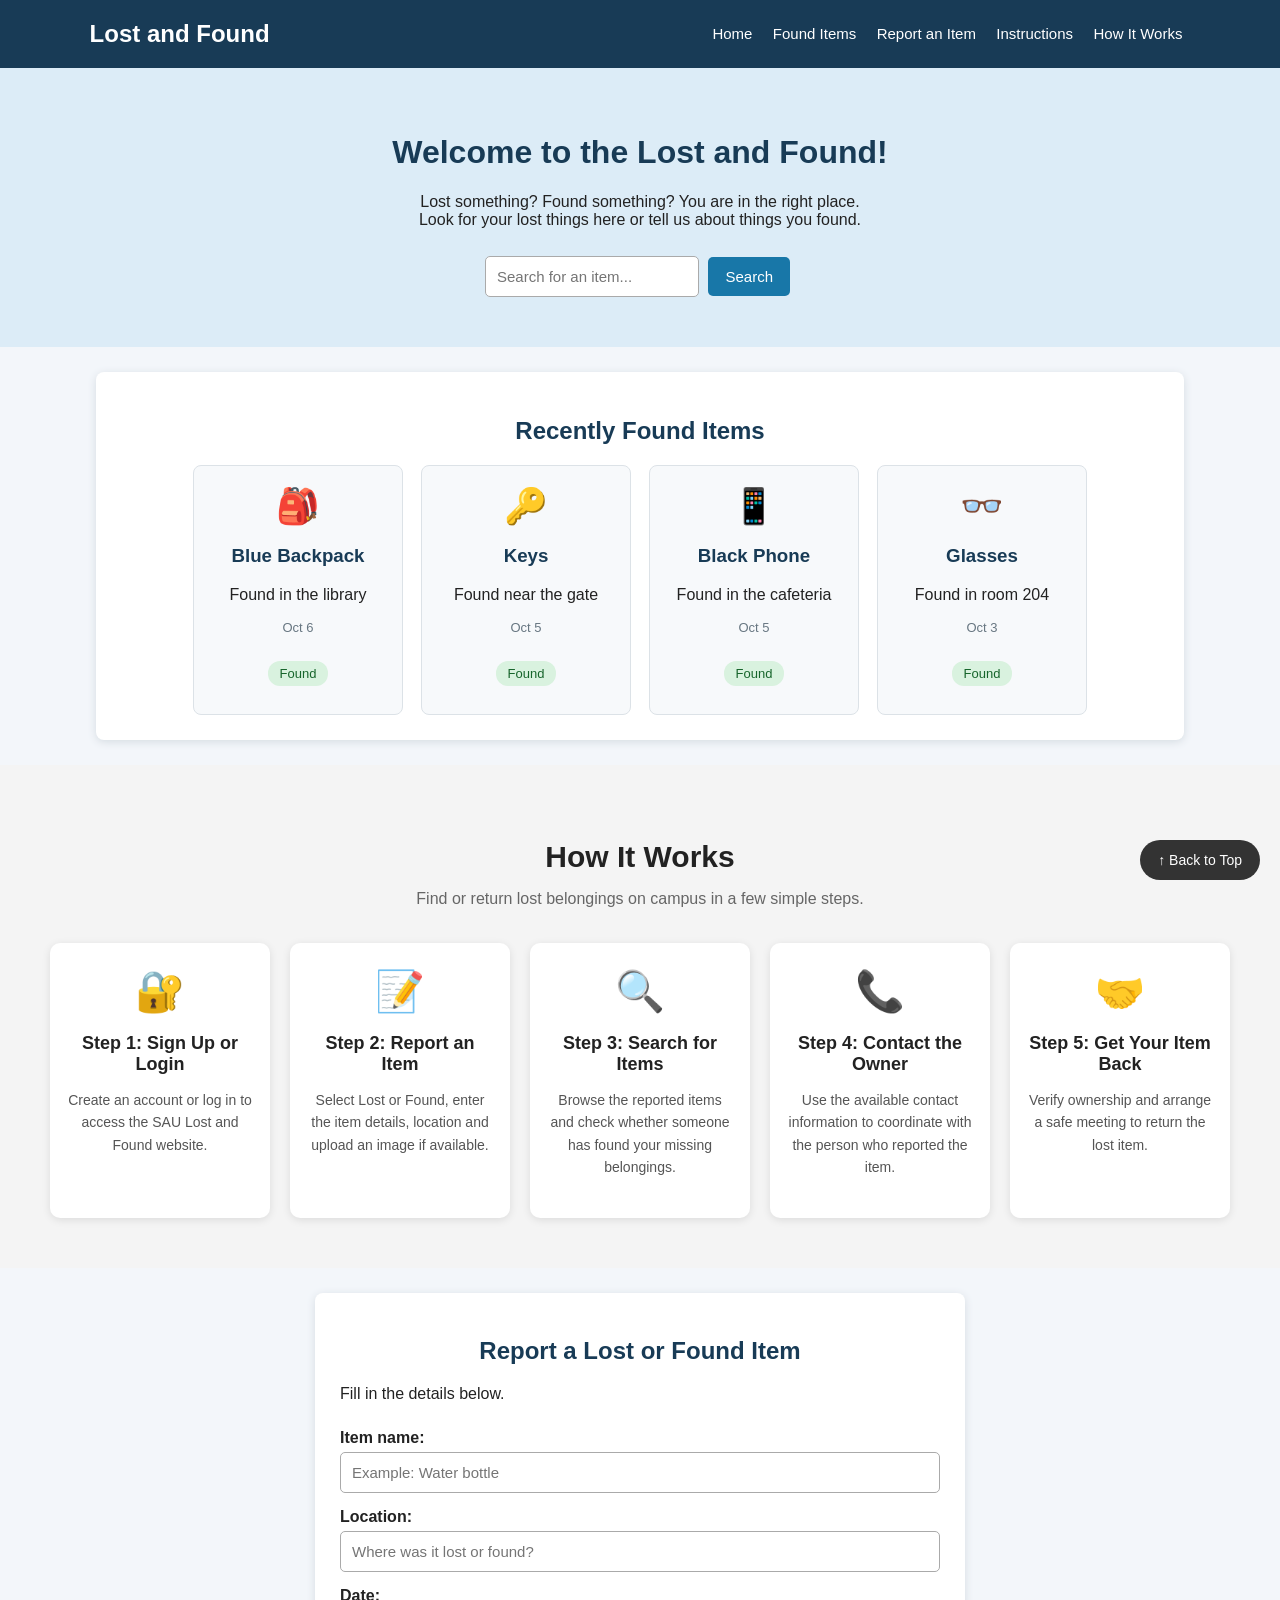
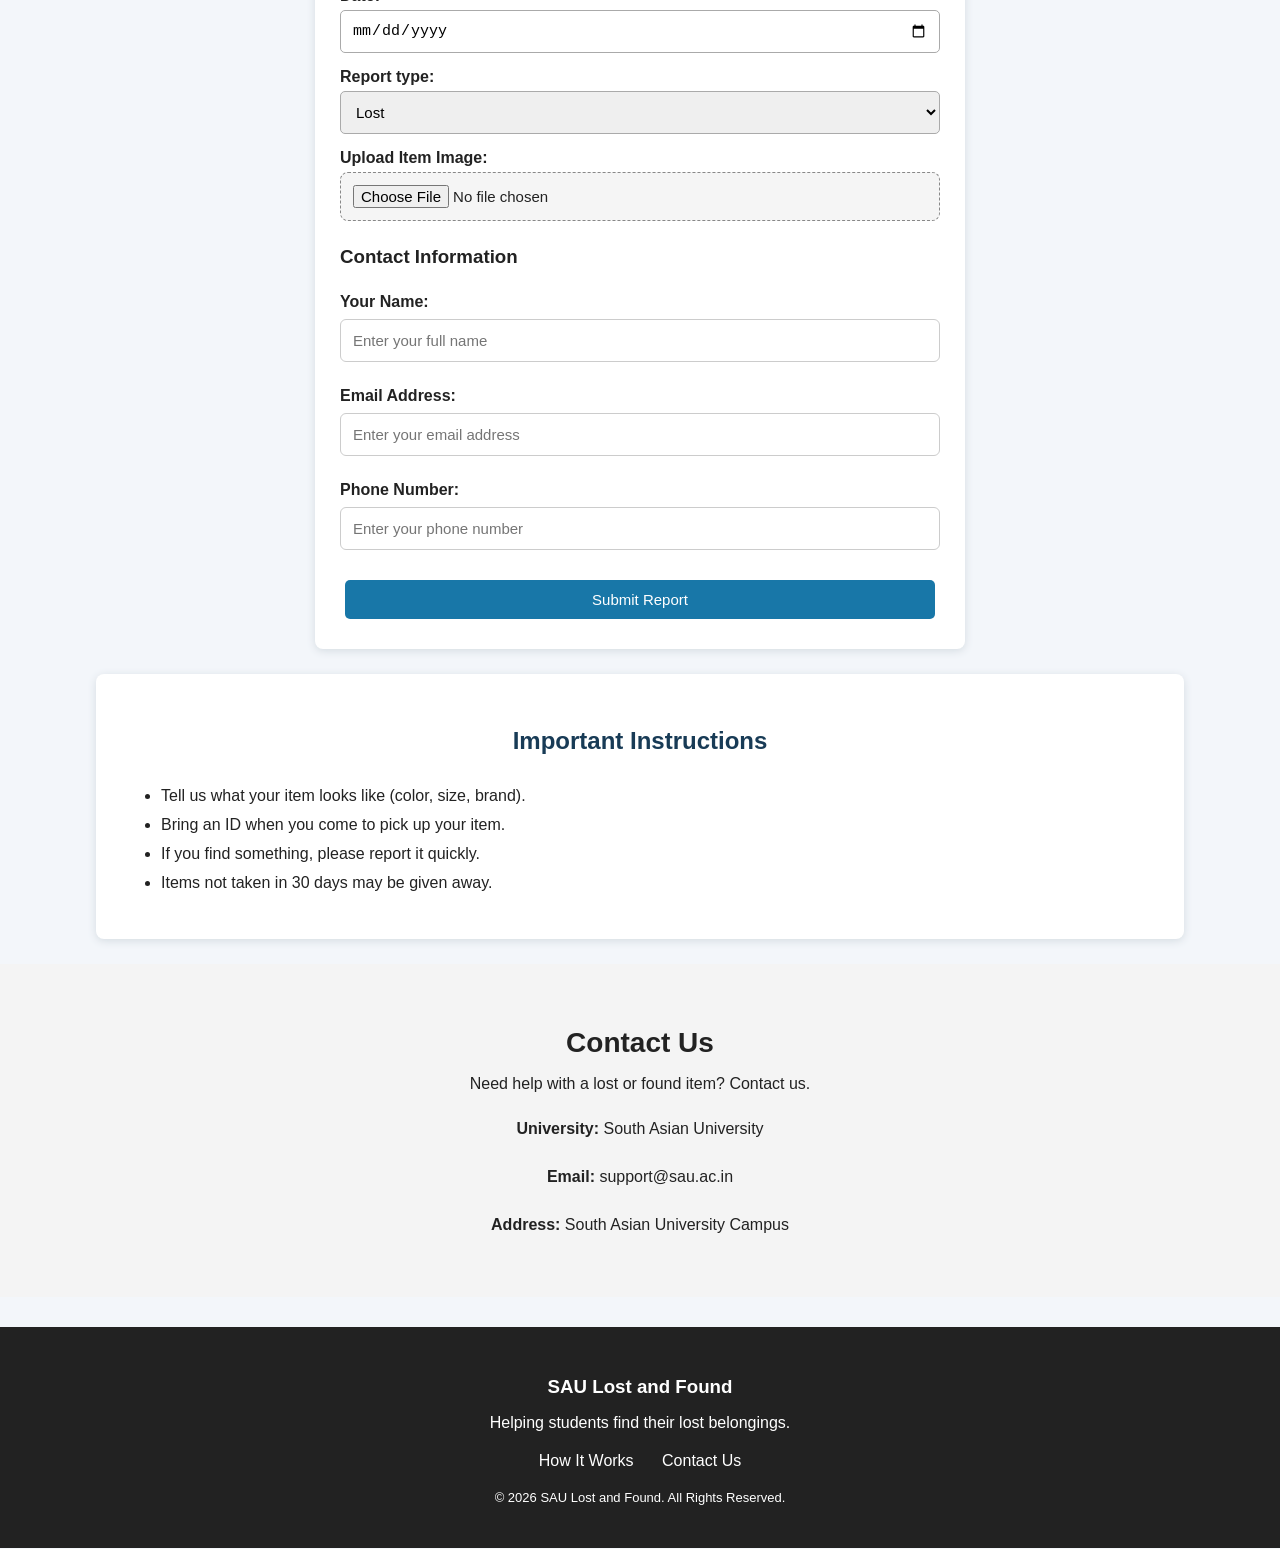
<file: index.html>
<!DOCTYPE html>
<html>
<head>
    <meta charset="UTF-8">
    <title>Lost and Found</title>
    <link rel="stylesheet" href="style.css">
    <link rel="icon" type="image/png" href="logo.jpg">
</head>

<body id="top">

    <!-- Top part with the name and menu -->
    <div class="top">
        <h2 class="logo">Lost and Found</h2>
        <div class="menu">
            <a href="login.html">Home</a>
            <a href="#found">Found Items</a>
            <a href="#report">Report an Item</a>
            <a href="#rules">Instructions</a>
            <a href="#how-it-works">How It Works</a>
            
        </div>
    </div>

    <!-- Welcome part -->
    <div class="welcome">
        <h1>Welcome to the Lost and Found!</h1>
        <p>Lost something? Found something? You are in the right place.<br>
        Look for your lost things here or tell us about things you found.</p>

        <!-- Search box design only,searching needs JavaScript -->
        <form class="search-area" action="#found" method="get">
            <input type="text" name="search" placeholder="Search for an item...">
            <button type="submit">Search</button>
        </form>
    </div>

    <!-- Recently found items -->
    <div class="box" id="found">
        <h2>Recently Found Items</h2>

        <div class="items">
            <div class="item">
                <p class="pic">🎒</p>
                <h3>Blue Backpack</h3>
                <p>Found in the library</p>
                <p class="date">Oct 6</p>
                <p class="status found-status">Found</p>
            </div>

            <div class="item">
                <p class="pic">🔑</p>
                <h3>Keys</h3>
                <p>Found near the gate</p>
                <p class="date">Oct 5</p>
                <p class="status found-status">Found</p>
            </div>

            <div class="item">
                <p class="pic">📱</p>
                <h3>Black Phone</h3>
                <p>Found in the cafeteria</p>
                <p class="date">Oct 5</p>
                <p class="status found-status">Found</p>
            </div>

            <div class="item">
                <p class="pic">👓</p>
                <h3>Glasses</h3>
                <p>Found in room 204</p>
                <p class="date">Oct 3</p>
                <p class="status found-status">Found</p>
            </div>
        </div>
    </div>
    
    <section class="how-it-works" id="how-it-works">
      <h2>How It Works</h2>
      <p class="subtitle">
         Find or return lost belongings on campus in a few simple steps.
      </p>

      <div class="steps-container">

          <div class="step">
              <div class="step-icon">🔐</div>
              <h3>Step 1: Sign Up or Login</h3>
                <p>
                 Create an account or log in to access the
                 SAU Lost and Found website.
                </p>
            </div>

            <div class="step">
              <div class="step-icon">📝</div>
              <h3>Step 2: Report an Item</h3>
              <p>
                 Select Lost or Found, enter the item details,
                 location and upload an image if available.
              </p>
            </div>

            <div class="step">
              <div class="step-icon">🔍</div>
              <h3>Step 3: Search for Items</h3>
                <p>
                 Browse the reported items and check whether
                 someone has found your missing belongings.
                 </p>
            </div>

            <div class="step">
              <div class="step-icon">📞</div>
              <h3>Step 4: Contact the Owner</h3>
                <p>
                 Use the available contact information to
                 coordinate with the person who reported the item.
                </p>
            </div>

            <div class="step">
              <div class="step-icon">🤝</div>
              <h3>Step 5: Get Your Item Back</h3>
                <p>
                 Verify ownership and arrange a safe meeting
                 to return the lost item.
                </p>
            </div>
        </div>
    </section>

    <!-- Report form: fields are shown, but no data is saved without JavaScript or a backend -->
    <div class="box report-box" id="report">
        <h2>Report a Lost or Found Item</h2>
        <p>Fill in the details below.</p>

        <form action="#" method="get">
            <label for="itemName">Item name:</label>
            <input type="text" id="itemName" name="itemName" placeholder="Example: Water bottle" required>

            <label for="itemLocation">Location:</label>
            <input type="text" id="itemLocation" name="itemLocation" placeholder="Where was it lost or found?" required>

            <label for="itemDate">Date:</label>
            <input type="date" id="itemDate" name="itemDate" required>

            <label for="itemStatus">Report type:</label>
            <select id="itemStatus" name="itemStatus">
                <option value="Lost">Lost</option>
                <option value="Found">Found</option>
            </select>
            <label for="itemImage">Upload Item Image:</label>
            <input
               type="file"
               id="itemImage"
               name="itemImage"
               accept="image/*"
            >
             <h3>Contact Information</h3>

            <label for="contactName">Your Name:</label>
            <input
              type="text"
              id="contactName"
              name="contactName"
              placeholder="Enter your full name"
              required
            >

            <label for="contactEmail">Email Address:</label>
            <input
              type="email"
              id="contactEmail"
              name="contactEmail"
              placeholder="Enter your email address"
              required
            >

            <label for="contactPhone">Phone Number:</label>
            <input
             type="tel"
             id="contactPhone"
             name="contactPhone"
             placeholder="Enter your phone number"
             required
            >

            <button type="button" onclick="myFunction()">Submit Report</button>
            
        </form>
            <div id="successMessage" class="success-message">
             Your report has been submitted successfully!
            </div>
    </div>

    <!-- Important instructions -->
    <div class="box rules" id="rules">
        <h2>Important Instructions</h2>
        <ul>
            <li>Tell us what your item looks like (color, size, brand).</li>
            <li>Bring an ID when you come to pick up your item.</li>
            <li>If you find something, please report it quickly.</li>
            <li>Items not taken in 30 days may be given away.</li>
        </ul>
    </div> 

    <section class="contact-us" id="contact">
      <h2>Contact Us</h2>
      <p>Need help with a lost or found item? Contact us.</p>

        <div class="contact-details">
         <p><strong>University:</strong> South Asian University</p>
         <p><strong>Email:</strong> support@sau.ac.in</p>
         <p><strong>Address:</strong> South Asian University Campus</p>
        </div>
    </section>

    

    <script>
    function myFunction() {
    const message = document.getElementById("successMessage");

    if (message) {
        message.style.display = "block";

        setTimeout(function() {
            message.style.display = "none";
        }, 4000);
    } else {
        alert("Success message element not found!");
    }
}
</script>

   <footer class="footer">
     <h3>SAU Lost and Found</h3>

     <p>Helping students find their lost belongings.</p>

        <div class="footer-links">
         <a href="#how-it-works">How It Works</a>
         <a href="#contact">Contact Us</a>
        </div>

        <p class="copyright">
         &copy; 2026 SAU Lost and Found.
         All Rights Reserved.
        </p>
    </footer>


 <a href="#top" class="back-to-top">↑ Back to Top</a> 
   
</body>
</html>
</file>
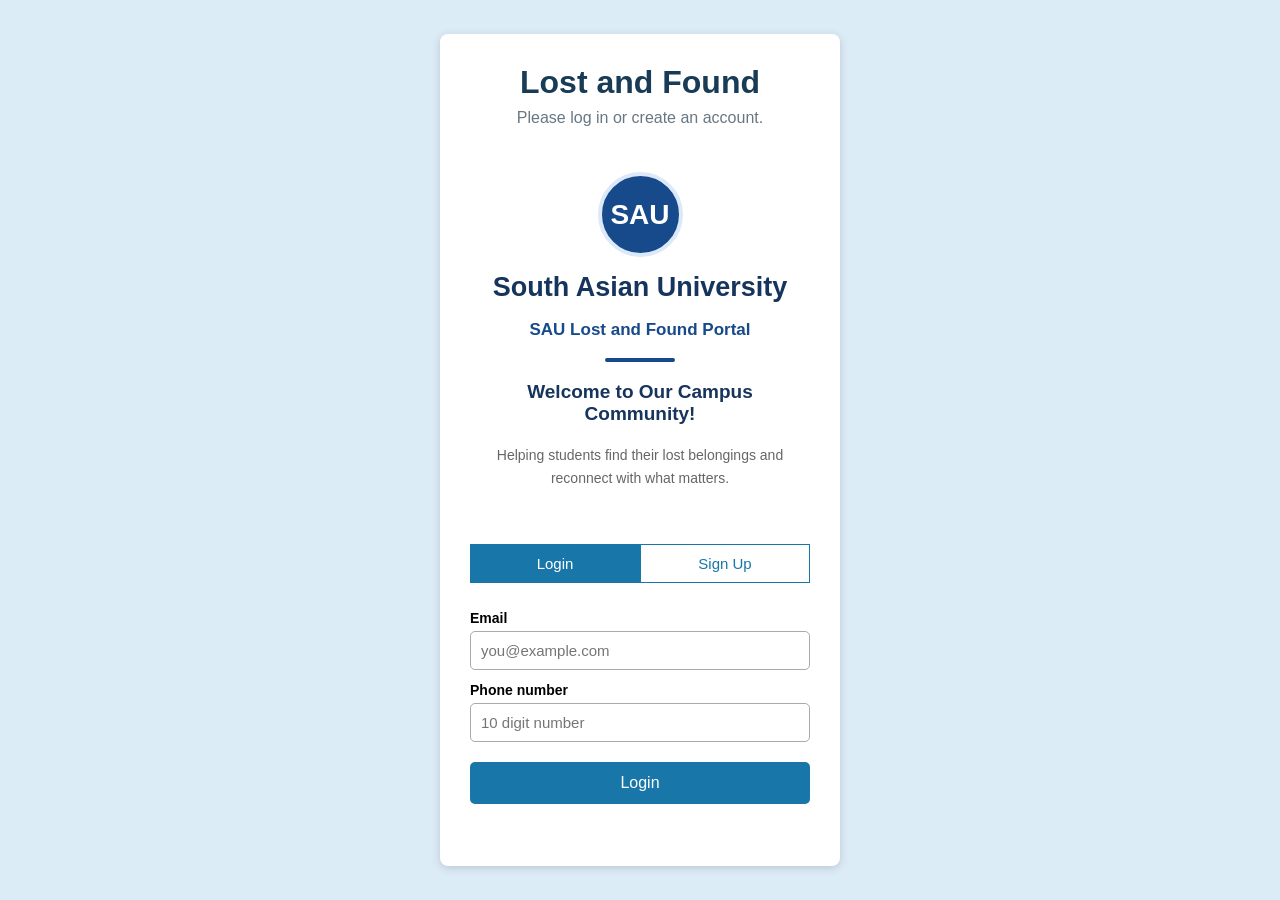
<file: login.html>
<!DOCTYPE html>
<html lang="en">
<head>
    <meta charset="UTF-8">
    <meta name="viewport" content="width=device-width, initial-scale=1">
    <title>Login - Lost and Found</title>
    <link rel="stylesheet" href="login.css">
</head>

<body>

    <div class="card">
        <h1>Lost and Found</h1>
        <p class="sub">Please log in or create an account.</p>

<div class="university-branding">

    <div class="sau-logo">
        SAU
    </div>

    <h1>South Asian University</h1>

    <p class="brand-subtitle">
        SAU Lost and Found Portal
    </p>

    <div class="brand-line"></div>

    <p class="brand-welcome">
        Welcome to Our Campus Community!
    </p>

    <p class="brand-description">
        Helping students find their lost belongings
        and reconnect with what matters.
    </p>

</div>


        <!-- Two buttons to switch the form -->
        <div class="switch">
            <button type="button" id="loginTab" class="active" onclick="showLogin()">Login</button>
            <button type="button" id="signupTab" onclick="showSignup()">Sign Up</button>
        </div>

        <!-- Login form -->
        <form id="loginForm" onsubmit="return checkLogin()">
            <label for="loginEmail">Email</label>
            <input type="email" id="loginEmail" placeholder="you@example.com">

            <label for="loginPhone">Phone number</label>
            <input type="text" id="loginPhone" placeholder="10 digit number">

            <button type="submit" class="submit">Login</button>
        </form>

        <!-- Signup form (hidden at start) -->
        <form id="signupForm" class="hidden" onsubmit="return checkSignup()">
            <label for="signName">Full name</label>
            <input type="text" id="signName" placeholder="Your name">

            <label for="signEmail">Email</label>
            <input type="email" id="signEmail" placeholder="you@example.com">

            <label for="signPhone">Phone number</label>
            <input type="text" id="signPhone" placeholder="10 digit number">

            <button type="submit" class="submit">Create Account</button>
        </form>

        <p id="message"></p>
    </div>

    <script>
// Show the login form
function showLogin() {
    document.getElementById("loginForm").className = "";
    document.getElementById("signupForm").className = "hidden";
    document.getElementById("loginTab").className = "active";
    document.getElementById("signupTab").className = "";
    document.getElementById("message").innerHTML = "";
}

// Show the signup form
function showSignup() {
    document.getElementById("signupForm").className = "";
    document.getElementById("loginForm").className = "hidden";
    document.getElementById("signupTab").className = "active";
    document.getElementById("loginTab").className = "";
    document.getElementById("message").innerHTML = "";
}

// Check the login form
function checkLogin() {
    var email = document.getElementById("loginEmail").value;
    var phone = document.getElementById("loginPhone").value;
    var message = document.getElementById("message");

    if (email == "" || phone == "") {
        message.innerHTML = "Please fill in all the fields.";
        return false;
    }

    if (phone.length != 10 || isNaN(phone)) {
        message.innerHTML = "Phone number must be 10 digits.";
        return false;
    }

    // Everything is fine, go to the dashboard
    window.location.href = "index.html";
    return false;
}

// Check the signup form
function checkSignup() {
    var name = document.getElementById("signName").value;
    var email = document.getElementById("signEmail").value;
    var phone = document.getElementById("signPhone").value;
    var message = document.getElementById("message");

    if (name == "" || email == "" || phone == "") {
        message.innerHTML = "Please fill in all the fields.";
        return false;
    }

    if (phone.length != 10 || isNaN(phone)) {
        message.innerHTML = "Phone number must be 10 digits.";
        return false;
    }

    // Everything is fine, go to the dashboard
    window.location.href = "index.html";
    return false;
}
</script>
</body>
</html>
</file>
<file: style.css>
* {
    box-sizing: border-box;
}

body {
    margin: 0;
    font-family: Arial, sans-serif;
    background-color: #f3f6fa;
    color: #222;
}

.top {
    background-color: #183b56;
    color: white;
    padding: 15px 7%;
    display: flex;
    justify-content: space-between;
    align-items: center;
    flex-wrap: wrap;
}

.logo {
    margin: 5px 0;
}

.menu a {
    color: white;
    text-decoration: none;
    margin: 8px;
    font-size: 15px;
}

.menu a:hover {
    text-decoration: underline;
}

.welcome {
    background-color: #dcecf7;
    text-align: center;
    padding: 45px 15px;
}

.welcome h1 {
    color: #183b56;
}

.search-area {
    margin-top: 22px;
}

input, select {
    padding: 11px;
    border: 1px solid #aaa;
    border-radius: 5px;
    margin: 5px 0;
    font-size: 15px;
}

button {
    background-color: #1877a8;
    color: white;
    border: none;
    padding: 11px 17px;
    border-radius: 5px;
    cursor: pointer;
    margin: 5px;
    font-size: 15px;
}

button:hover {
    background-color: #105879;
}

.box {
    background-color: white;
    margin: 25px auto;
    padding: 25px;
    width: 85%;
    border-radius: 8px;
    box-shadow: 0 2px 8px #d5dce2;
}

.box h2 {
    color: #183b56;
    text-align: center;
}

.items {
    display: flex;
    justify-content: center;
    flex-wrap: wrap;
    gap: 18px;
}

.item {
    background-color: #f7f9fb;
    border: 1px solid #dce2e7;
    border-radius: 8px;
    width: 210px;
    padding: 15px;
    text-align: center;
}

.item h3 {
    color: #183b56;
}

.pic {
    font-size: 35px;
    margin: 5px;
}

.date {
    color: #687782;
    font-size: 13px;
}

.status {
    display: inline-block;
    padding: 5px 12px;
    border-radius: 12px;
    font-size: 13px;
}

.found-status {
    background-color: #d9f2df;
    color: #17652c;
}

.lost-status {
    background-color: #ffe2df;
    color: #a52b20;
}

.report-box {
    max-width: 650px;
}

.report-box form {
    display: flex;
    flex-direction: column;
}

.report-box label {
    margin-top: 10px;
    font-weight: bold;
}

.report-box button {
    margin-top: 15px;
}

.rules {
    line-height: 1.8;
}

@media (max-width: 600px) {
    .top {
        flex-direction: column;
    }

    .menu {
        text-align: center;
        margin-top: 10px;
    }

    .menu a {
        display: inline-block;
    }

    .box {
        width: 94%;
    }
}
/* Back to Top Button */
.back-to-top {
    position: fixed;
    bottom: 20px;
    right: 20px;
    background-color: #333;
    color: white;
    padding: 12px 18px;
    text-decoration: none;
    border-radius: 25px;
    font-size: 14px;
    z-index: 1000;
}

.back-to-top:hover {
    background-color: #555;

}
input[type="file"] {
    width: 100%;
    padding: 12px;
    border: 1px dashed #888;
    border-radius: 8px;
    background-color: #f5f5f5;
    cursor: pointer;
}
/* Contact Information Fields */
#contactName,
#contactEmail,
#contactPhone {
    width: 100%;
    padding: 12px;
    margin: 8px 0 15px;
    border: 1px solid #ccc;
    border-radius: 6px;
    font-size: 15px;
}

form h3 {
    margin-top: 20px;
    margin-bottom: 15px;
} 

/* How It Works Section */

.how-it-works {
    padding: 50px 20px;
    text-align: center;
    background-color: #f4f4f4;
}

.how-it-works h2 {
    font-size: 30px;
    margin-bottom: 10px;
}

.how-it-works .subtitle {
    color: #666;
    margin-bottom: 35px;
}

.steps-container {
    display: flex;
    justify-content: center;
    flex-wrap: wrap;
    gap: 20px;
}

.step {
    background-color: white;
    width: 220px;
    padding: 25px 15px;
    border-radius: 10px;
    box-shadow: 0 2px 8px rgba(0,0,0,0.1);
}

.step-icon {
    font-size: 40px;
    margin-bottom: 15px;
}

.step h3 {
    font-size: 18px;
    margin-bottom: 10px;
}

.step p {
    font-size: 14px;
    color: #555;
    line-height: 1.6;
}
html {
    scroll-behavior: smooth;
}
.welcome h1 {
    animation: slideDown 1s ease;
}

@keyframes slideDown {
    from {
        opacity: 0;
        transform: translateY(-30px);
    }

    to {
        opacity: 1;
        transform: translateY(0);
    }
}
button {
    transition: 0.3s ease;
}

button:hover {
    transform: scale(1.05);
    background-color: #555;
}
.item-card {
    transition: transform 0.3s ease, box-shadow 0.3s ease;
}

.item-card:hover {
    transform: translateY(-8px);
    box-shadow: 0 8px 15px rgba(0,0,0,0.2);
}
.step {
    transition: transform 0.3s ease;
}

.step:hover {
    transform: scale(1.05);
}
html {
    scroll-behavior: smooth;
} 

/* Contact Us Section */

.contact-us {
    text-align: center;
    padding: 40px 20px;
    background-color: #f4f4f4;
}

.contact-us h2 {
    font-size: 28px;
    margin-bottom: 15px;
}

.contact-details {
    margin-top: 20px;
    line-height: 2;
}

/* Success Notification */

.success-message {
    display: none;
    background-color: #d4edda;
    color: #155724;
    padding: 15px;
    margin-top: 15px;
    border-radius: 8px;
    text-align: center;
    animation: fadeIn 0.5s ease;
}

@keyframes fadeIn {
    from {
        opacity: 0;
        transform: translateY(10px);
    }

    to {
        opacity: 1;
        transform: translateY(0);
    }
}

/* Footer Section */

.footer {
    background-color: #222;
    color: white;
    text-align: center;
    padding: 30px 15px;
    margin-top: 30px;
}

.footer h3 {
    margin-bottom: 10px;
}

.footer-links {
    margin: 20px 0;
}

.footer-links a {
    color: white;
    text-decoration: none;
    margin: 0 12px;
    display: inline-block;
}

.footer-links a:hover {
    color: #aaa;
    text-decoration: underline;
}

.copyright {
    font-size: 13px;
    margin-top: 20px;
}
</file>
<file: login.css>
* {
    box-sizing: border-box;
}

body {
    margin: 0;
    font-family: Arial, sans-serif;
    background-color: #dcecf7;
    display: flex;
    justify-content: center;
    align-items: center;
    min-height: 100vh;
    padding: 15px;
}

.card {
    background-color: white;
    width: 100%;
    max-width: 400px;
    padding: 30px;
    border-radius: 8px;
    box-shadow: 0 2px 8px #b9c6d1;
}

h1 {
    margin: 0;
    text-align: center;
    color: #183b56;
}

.sub {
    text-align: center;
    color: #687782;
    margin: 8px 0 20px;
}

/* Login / Sign Up switch */
.switch {
    display: flex;
    margin-bottom: 15px;
}

.switch button {
    flex: 1;
    padding: 10px;
    border: 1px solid #1877a8;
    background-color: white;
    color: #1877a8;
    font-size: 15px;
    cursor: pointer;
}

.switch button.active {
    background-color: #1877a8;
    color: white;
}

/* Forms */
form {
    display: flex;
    flex-direction: column;
}

.hidden {
    display: none;
}

label {
    margin-top: 12px;
    font-weight: bold;
    font-size: 14px;
}

input {
    padding: 10px;
    margin-top: 5px;
    border: 1px solid #aaa;
    border-radius: 5px;
    font-size: 15px;
}

input:focus {
    outline: 2px solid #1877a8;
}

.submit {
    margin-top: 20px;
    padding: 12px;
    background-color: #1877a8;
    color: white;
    border: none;
    border-radius: 5px;
    font-size: 16px;
    cursor: pointer;
}

.submit:hover {
    background-color: #105879;
}

#message {
    color: #c0392b;
    text-align: center;
    margin: 12px 0 0;
    min-height: 20px;
}

.university-branding {
    text-align: center;
    padding: 25px 15px;
    margin-bottom: 20px;
}

.sau-logo {
    width: 85px;
    height: 85px;
    background-color: #174A8B;
    color: white;
    border-radius: 50%;
    display: flex;
    align-items: center;
    justify-content: center;
    font-size: 28px;
    font-weight: bold;
    margin: 0 auto 15px;
    border: 4px solid #dce9f8;
}

.university-branding h1 {
    color: #16345C;
    font-size: 27px;
    margin-bottom: 8px;
}

.brand-subtitle {
    color: #174A8B;
    font-size: 17px;
    font-weight: bold;
}

.brand-line {
    width: 70px;
    height: 4px;
    background-color: #174A8B;
    margin: 18px auto;
    border-radius: 5px;
}

.brand-welcome {
    color: #16345C;
    font-size: 19px;
    font-weight: bold;
}

.brand-description {
    color: #666;
    font-size: 14px;
    line-height: 1.6;
    max-width: 350px;
    margin: 10px auto;
}
</file>
